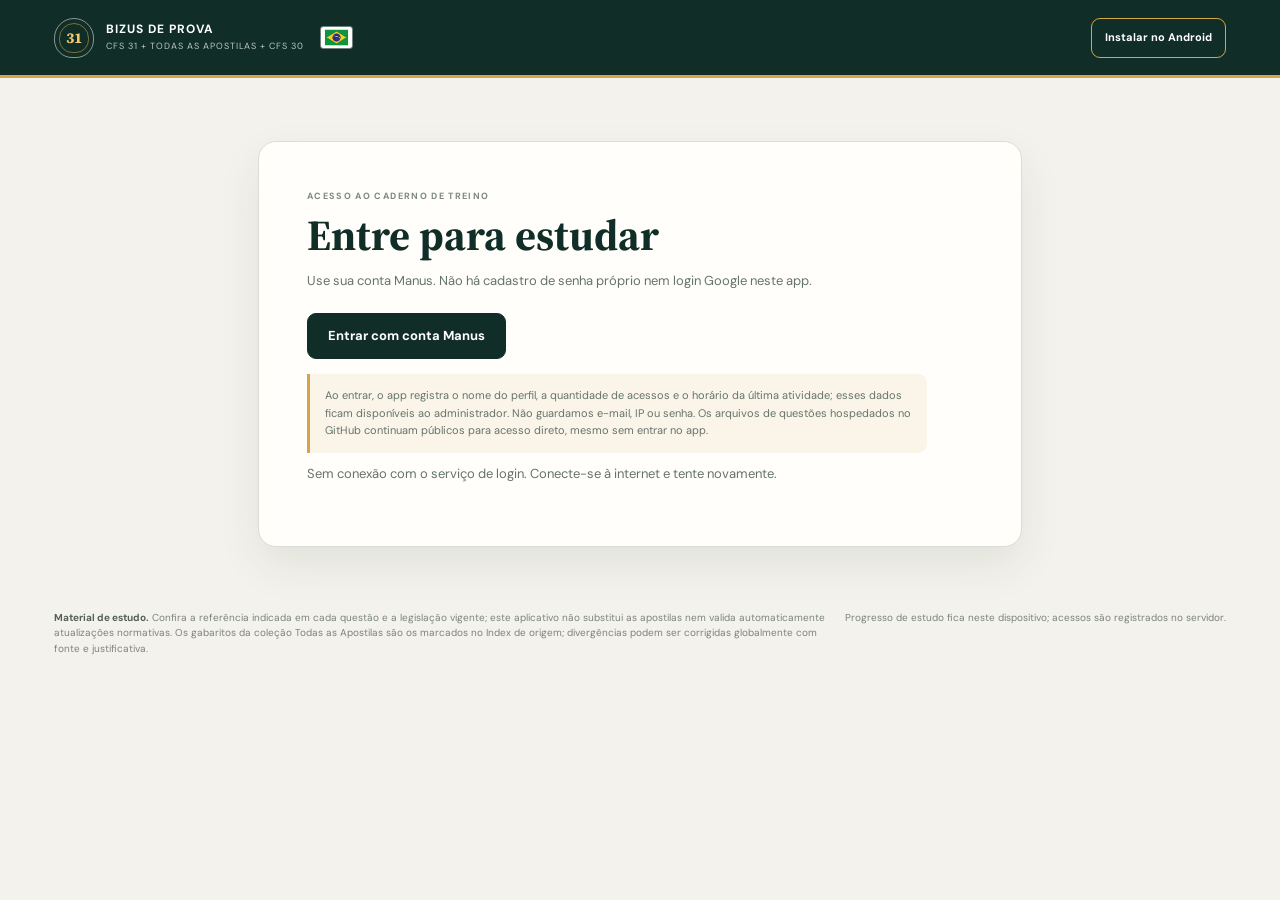
<file: index.html>
<!doctype html>
<html lang="pt-BR">
<head>
  <meta charset="utf-8">
  <meta name="viewport" content="width=device-width, initial-scale=1">
  <meta name="theme-color" content="#102d27">
  <meta name="application-name" content="Questões Manus — CFS 31">
  <meta name="mobile-web-app-capable" content="yes">
  <meta name="description" content="Banco interativo com questões do CFS 31, do Index Todas as Apostilas e provas anteriores do CFS 30.">
  <title>Banco de Questões — CFS 31 + Todas as Apostilas + CFS 30</title>
  <link rel="manifest" href="manifest.webmanifest">
  <link rel="apple-touch-icon" href="assets/icon-192.png">
  <link rel="icon" type="image/svg+xml" href="assets/cfs31-icon.svg">
  <link rel="icon" type="image/jpeg" href="assets/brazil-flag.jpg">
  <link rel="stylesheet" href="styles.css">
  <script defer src="auth-client.js"></script>
  <script defer src="answer-key-client.js"></script>
  <script defer src="question-collaboration.js"></script>
  <script defer src="access-client.js"></script>
  <script defer src="app.js"></script>
</head>
<body>
  <header class="topbar">
    <a class="brand" href="#inicio" aria-label="Banco de Questões CFS 31, início">
      <span class="brand-mark"><span>31</span></span>
      <span class="brand-name"><strong>BIZUS DE PROVA</strong><small>CFS 31 + TODAS AS APOSTILAS + CFS 30</small></span>
      <img class="flag" src="assets/brazil-flag.jpg" alt="" width="33" height="23">
    </a>
    <nav class="main-nav" id="main-navigation" aria-label="Navegação principal" hidden>
      <button class="nav-tab is-active" type="button" aria-current="page" data-view="practice">Praticar</button>
      <button class="nav-tab" type="button" data-view="simulado">Simulado</button>
      <button class="nav-tab" type="button" data-view="bank">Banco</button>
      <button class="nav-tab" type="button" data-view="reader">Leitura</button>
      <button class="nav-tab" type="button" data-view="progress">Meu progresso</button>
    </nav>
    <button class="install-app-button" id="install-app" type="button">Instalar no Android</button>
    <div class="account-controls" id="account-controls" hidden>
      <span class="signed-user-name" id="signed-user-name"></span>
      <span class="active-access-count" id="active-access-count" aria-live="polite">Ativos: —</span>
      <button class="button account-button" id="admin-access-open" type="button">ADM</button>
      <button class="button account-button" id="sign-out" type="button">Sair</button>
    </div>
  </header>

  <section id="login-screen" class="login-screen" aria-labelledby="login-title">
    <div class="login-card">
      <p class="eyebrow-dark">ACESSO AO CADERNO DE TREINO</p>
      <h1 id="login-title">Entre para estudar</h1>
      <p>Use sua conta Manus. Não há cadastro de senha próprio nem login Google neste app.</p>
      <button class="button primary login-button" id="manus-login" type="button">Entrar com conta Manus</button>
      <p class="login-privacy">Ao entrar, o app registra o nome do perfil, a quantidade de acessos e o horário da última atividade; esses dados ficam disponíveis ao administrador. Não guardamos e-mail, IP ou senha. Os arquivos de questões hospedados no GitHub continuam públicos para acesso direto, mesmo sem entrar no app.</p>
      <p id="auth-status" class="dialog-status" role="status" aria-live="polite"></p>
    </div>
  </section>

  <main id="inicio" class="page-shell" hidden>
    <p id="auth-offline-notice" class="offline-login-notice" role="status" aria-live="polite" hidden></p>
    <section class="hero" aria-labelledby="hero-title">
      <div class="hero-copy">
        <p class="eyebrow"><span class="eyebrow-line"></span> CADERNO DE TREINO · CFS 31 + TODAS AS APOSTILAS + CFS 30</p>
        <h1 id="hero-title">Estude. <em>Responda.</em><br>Avance com confiança.</h1>
        <p>Questões do CFS 31, do Index Todas as Apostilas e de provas anteriores do CFS 30, com prática, simulados e acompanhamento privado do seu progresso.</p>
      </div>
      <div class="hero-score" aria-label="Quantidade de questões e disciplinas">
        <div class="hero-score-ring"><span id="hero-total">—</span><small>questões</small></div>
        <div class="hero-subjects"><strong id="hero-subjects">—</strong><span>disciplinas</span></div>
      </div>
      <div class="hero-index" aria-hidden="true">CFS<br><b>31</b></div>
    </section>

    <section class="quick-stats" aria-label="Resumo do seu progresso">
      <div class="quick-stat"><span class="stat-mark stat-mark-dark"></span><div><strong id="stat-attempted">0</strong><small>tentativas</small></div></div>
      <div class="quick-stat"><span class="stat-mark stat-mark-amber"></span><div><strong id="stat-accuracy">—</strong><small>aproveitamento</small></div></div>
      <div class="quick-stat"><span class="stat-mark stat-mark-outline"></span><div><strong id="stat-favorites">0</strong><small>favoritas</small></div></div>
      <div class="quick-stat"><span class="quick-note">Seu progresso fica salvo somente neste navegador.</span></div>
    </section>

    <div class="workspace">
      <section class="content-panel" aria-label="Área de estudo">
        <div class="content-toolbar">
          <div class="search-box">
            <span class="search-icon" aria-hidden="true">⌕</span>
            <label class="visually-hidden" for="question-search">Buscar questão, assunto ou alternativa</label>
            <input id="question-search" type="search" autocomplete="off" placeholder="Buscar questão, assunto ou alternativa…">
            <kbd>/</kbd>
          </div>
          <details class="filter-control" id="filter-control">
            <summary class="filter-trigger" id="filter-trigger" aria-controls="filter-popover">
              <span aria-hidden="true">☷</span><span>Filtros</span><span class="active-filter-count" id="active-filter-count" hidden></span>
            </summary>
            <div class="filter-popover" id="filter-popover">
              <p class="filter-popover-title">Refinar questões</p>
              <label class="field-label" for="collection-filter">Coleção</label>
              <select id="collection-filter" class="select-control"><option value="all">Todas as coleções</option></select>
              <label class="field-label" for="discipline-filter">Disciplina</label>
              <select id="discipline-filter" class="select-control"><option value="all">Todas as disciplinas</option></select>
              <label class="field-label topic-filter-label" for="topic-filter">Assunto</label>
              <select id="topic-filter" class="select-control"><option value="all">Todos os assuntos</option></select>
              <label class="field-label topic-filter-label" for="bank-status-filter">Situação no Banco</label>
              <select id="bank-status-filter" class="select-control">
                <option value="active">Ativas e pendentes</option>
                <option value="pending">Aguardando gabarito</option>
                <option value="archived">Arquivadas</option>
                <option value="all">Todas</option>
              </select>
              <button class="filter-clear" id="clear-filters" type="button">Limpar filtros</button>
            </div>
          </details>
          <div class="result-count" id="result-count">Carregando o banco…</div>
        </div>
        <div id="load-status" class="load-status" role="status" aria-live="polite">Preparando as questões…</div>
        <p id="global-key-status" class="sync-status" role="status" aria-live="polite">Sincronizando gabaritos globais…</p>
        <p id="question-sync-status" class="sync-status" role="status" aria-live="polite">Sincronizando edições globais…</p>
        <div id="app-view" class="app-view" aria-live="polite"></div>
      </section>
    </div>
  </main>

  <dialog id="key-correction-dialog" class="app-dialog" aria-labelledby="key-correction-title">
    <form id="key-correction-form">
      <p class="eyebrow-dark">CORREÇÃO COMPARTILHADA</p>
      <h2 id="key-correction-title">Alterar gabarito desta questão</h2>
      <p id="key-correction-question" class="dialog-question"></p>
      <p id="key-correction-current" class="dialog-current-key"></p>
      <fieldset class="correction-fieldset">
        <legend>Qual alternativa deve ser considerada correta?</legend>
        <div id="correction-options" class="correction-option-list"></div>
      </fieldset>
      <label class="field-label" for="correction-source">Fonte (apostila e página, norma ou URL)</label>
      <input id="correction-source" class="dialog-input" type="text" maxlength="1200" autocomplete="off" required>
      <label class="field-label" for="correction-rationale">Justificativa</label>
      <textarea id="correction-rationale" class="dialog-input" rows="4" maxlength="2000" required></textarea>
      <p class="correction-warning">Ao confirmar, esta alteração será aplicada a todos os participantes e poderá mudar a correção de respostas futuras. A fonte, a justificativa e o histórico ficarão visíveis para a turma.</p>
      <p id="correction-status" class="dialog-status" role="status" aria-live="polite"></p>
      <div class="dialog-actions">
        <button class="button" id="cancel-key-correction" type="button">Cancelar</button>
        <button class="button primary" id="submit-key-correction" type="submit">Publicar correção para todos</button>
      </div>
    </form>
    <details class="key-history-details">
      <summary>Histórico de alterações desta questão</summary>
      <div id="key-history-list" class="key-history-list"></div>
    </details>
  </dialog>

  <dialog id="question-edit-dialog" class="app-dialog question-edit-dialog" aria-labelledby="question-edit-title">
    <form id="question-edit-form">
      <p class="eyebrow-dark">EDIÇÃO COMPARTILHADA</p>
      <h2 id="question-edit-title">Editar questão</h2>
      <p id="edit-question-id" class="dialog-current-key"></p>
      <label class="field-label" for="edit-question-prompt">Enunciado</label>
      <textarea id="edit-question-prompt" class="dialog-input" rows="5" maxlength="5000" required></textarea>
      <fieldset class="correction-fieldset">
        <legend>Alternativas da questão (a quantidade original será preservada)</legend>
        <div id="edit-question-options" class="edit-alternative-list"></div>
      </fieldset>
      <label class="field-label" for="edit-question-resolution">Resolução (opcional)</label>
      <textarea id="edit-question-resolution" class="dialog-input" rows="3" maxlength="5000"></textarea>
      <label class="field-label" for="edit-question-reference">Referência bibliográfica (opcional)</label>
      <input id="edit-question-reference" class="dialog-input" type="text" maxlength="1200">
      <label class="field-label" for="edit-question-source-url">URL da referência (opcional)</label>
      <input id="edit-question-source-url" class="dialog-input" type="url" maxlength="2048" placeholder="https://…">
      <label class="field-label" for="edit-question-source">Fonte que fundamenta a edição</label>
      <input id="edit-question-source" class="dialog-input" type="text" maxlength="1200" required>
      <label class="field-label" for="edit-question-rationale">Justificativa da edição</label>
      <textarea id="edit-question-rationale" class="dialog-input" rows="3" maxlength="2000" required></textarea>
      <p class="correction-warning">A publicação modifica o conteúdo para todos os participantes. A versão anterior, a fonte e a justificativa ficam no histórico; o gabarito vigente é mantido pelo seu controle próprio.</p>
      <p id="edit-question-status" class="dialog-status" role="status" aria-live="polite"></p>
      <div class="dialog-actions">
        <button class="button" id="cancel-question-edit" type="button">Cancelar</button>
        <button class="button primary" id="save-question-edit" type="submit">Aplicar edição para todos</button>
      </div>
    </form>
    <details class="key-history-details"><summary>Histórico de edições e arquivamentos</summary><div id="question-edit-history" class="key-history-list"></div></details>
  </dialog>

  <dialog id="question-status-dialog" class="app-dialog" aria-labelledby="question-status-title">
    <form id="question-status-form">
      <p class="eyebrow-dark">ALTERAÇÃO PARA TODA A TURMA</p>
      <h2 id="question-status-title">Arquivar questão</h2>
      <p id="question-status-prompt" class="dialog-question"></p>
      <p id="question-status-warning" class="correction-warning"></p>
      <label class="field-label" for="question-status-source">Fonte</label>
      <input id="question-status-source" class="dialog-input" type="text" maxlength="1200" required>
      <label class="field-label" for="question-status-rationale">Justificativa</label>
      <textarea id="question-status-rationale" class="dialog-input" rows="3" maxlength="2000" required></textarea>
      <p id="question-status-message" class="dialog-status" role="status" aria-live="polite"></p>
      <div class="dialog-actions">
        <button class="button" id="cancel-question-status" type="button">Cancelar</button>
        <button class="button primary" id="submit-question-status" type="submit">Confirmar alteração global</button>
      </div>
    </form>
  </dialog>

  <dialog id="install-help-dialog" class="app-dialog install-help-dialog" aria-labelledby="install-help-title">
    <div>
      <p class="eyebrow-dark">ACESSO NO CELULAR</p>
      <h2 id="install-help-title">Instalar no Android</h2>
      <p>No Chrome, abra o menu <strong>⋮</strong> e escolha <strong>Instalar app</strong> ou <strong>Adicionar à tela inicial</strong>. Depois, abra o ícone do CFS 31 para estudar em tela cheia; as questões carregadas continuam disponíveis sem conexão.</p>
      <div class="dialog-actions"><button class="button primary" id="close-install-help" type="button">Entendi</button></div>
    </div>
  </dialog>

  <dialog id="admin-access-dialog" class="app-dialog admin-access-dialog" aria-labelledby="admin-access-title">
    <form id="admin-access-form">
      <p class="eyebrow-dark">RELATÓRIO RESTRITO</p>
      <h2 id="admin-access-title">Acessos do aplicativo</h2>
      <label class="field-label" for="admin-access-pin">PIN do administrador</label>
      <input id="admin-access-pin" class="dialog-input" type="password" inputmode="numeric" pattern="[0-9]{6}" minlength="6" maxlength="6" autocomplete="off" required>
      <p id="admin-access-status" class="dialog-status" role="status" aria-live="polite"></p>
      <div class="dialog-actions">
        <button class="button" id="admin-access-close" type="button">Fechar</button>
        <button class="button primary" id="admin-access-submit" type="submit">Consultar relatório</button>
      </div>
      <section id="admin-access-report" class="admin-access-report" hidden>
        <div class="metric-grid">
          <article class="metric-card"><small>Acessos registrados</small><strong id="access-report-total">0</strong></article>
          <article class="metric-card"><small>Participantes ativos (5 min)</small><strong id="access-report-active">0</strong></article>
        </div>
        <p id="access-report-empty" class="empty-state" hidden>Nenhum acesso foi registrado.</p>
        <div class="access-table-wrap">
          <table class="access-table">
            <thead><tr><th>Nome</th><th>Acessos</th><th>Status</th><th>Último login</th><th>Última atividade</th></tr></thead>
            <tbody id="access-report-users"></tbody>
          </table>
        </div>
        <p id="access-report-page" class="empty-state" aria-live="polite"></p>
        <button class="button" id="access-report-load-more" type="button" hidden>Carregar mais participantes</button>
      </section>
    </form>
  </dialog>

  <footer class="site-footer">
    <p><strong>Material de estudo.</strong> Confira a referência indicada em cada questão e a legislação vigente; este aplicativo não substitui as apostilas nem valida automaticamente atualizações normativas. Os gabaritos da coleção Todas as Apostilas são os marcados no Index de origem; divergências podem ser corrigidas globalmente com fonte e justificativa.</p>
    <span>Progresso de estudo fica neste dispositivo; acessos são registrados no servidor.</span>
  </footer>
</body>
</html>
</file>
<file: styles.css>
@import url('https://fonts.googleapis.com/css2?family=DM+Sans:wght@400;500;600;700&family=Source+Serif+4:wght@500;600;700&display=swap');
:root{--forest:#102d27;--forest-2:#1d443b;--paper:#f4f2ec;--white:#fffefa;--ink:#18231f;--muted:#65736d;--line:#d9ded7;--line-dark:#aeb9b1;--amber:#d5a646;--amber-soft:#f6edda;--green:#267352;--green-soft:#e4f2e8;--red:#a4493c;--red-soft:#f9eae6;--shadow:0 18px 44px rgba(16,45,39,.08);--radius:18px;--sans:'DM Sans',system-ui,-apple-system,'Segoe UI',sans-serif;--serif:'Source Serif 4',Georgia,serif}
*{box-sizing:border-box}html{scroll-behavior:smooth}body{margin:0;background:var(--paper);color:var(--ink);font-family:var(--sans);font-size:15px;line-height:1.55}button,input,select{font:inherit}button{color:inherit}.topbar{height:78px;padding:0 clamp(18px,4.2vw,64px);background:var(--forest);color:#fff;display:flex;align-items:center;justify-content:space-between;gap:28px;border-bottom:3px solid var(--amber)}.brand{display:flex;align-items:center;gap:12px;color:inherit;text-decoration:none;min-width:max-content}.brand-mark{width:40px;height:40px;border:1px solid rgba(255,255,255,.5);border-radius:50% 50% 45% 45%;display:grid;place-items:center;position:relative;color:#f2cc72;font-family:var(--serif);font-weight:700;font-size:15px}.brand-mark:after{content:"";position:absolute;inset:4px;border:1px solid rgba(213,166,70,.55);border-radius:50% 50% 44% 44%}.brand-name{display:grid;line-height:1.15;letter-spacing:.07em}.brand-name strong{font-size:12px}.brand-name small{font-size:9px;color:#b9c9c2;letter-spacing:.11em;margin-top:4px}.flag{object-fit:cover;border:1px solid rgba(255,255,255,.4);border-radius:3px;margin-left:4px}.main-nav{display:flex;align-items:center;gap:6px}.nav-tab{border:0;background:transparent;color:#c7d3cd;padding:10px 14px;border-radius:9px;font-size:13px;cursor:pointer;transition:background .16s,color .16s}.nav-tab:hover,.nav-tab.is-active{background:#254a40;color:#fff}.nav-tab.is-active{box-shadow:inset 0 -2px var(--amber)}.page-shell{max-width:1440px;margin:auto;padding:34px clamp(18px,4.2vw,64px) 64px}.hero{position:relative;overflow:hidden;min-height:250px;padding:34px clamp(24px,4vw,54px);border-radius:var(--radius);background:var(--forest);color:#fff;display:flex;align-items:center;justify-content:space-between;gap:30px;box-shadow:var(--shadow)}.hero:before{content:"";position:absolute;width:360px;height:360px;border:1px solid rgba(213,166,70,.18);border-radius:50%;right:13%;top:-205px;box-shadow:0 0 0 24px rgba(213,166,70,.035),0 0 0 48px rgba(213,166,70,.025)}.hero-copy,.hero-score{position:relative;z-index:1}.eyebrow,.side-kicker{font-size:10px;letter-spacing:.16em;font-weight:700}.eyebrow{display:flex;align-items:center;gap:9px;color:#cfdbc9;margin:0 0 12px}.eyebrow-line{display:inline-block;width:22px;height:2px;background:var(--amber)}h1,h2,h3,p{margin-top:0}.hero h1{font-family:var(--serif);font-size:clamp(30px,4vw,48px);line-height:1.08;letter-spacing:-.025em;margin:0 0 12px;font-weight:600}.hero h1 em{color:#f0c76d;font-style:normal}.hero-copy>p:last-child{color:#c2d0c8;margin:0;max-width:590px}.hero-score{display:flex;align-items:center;gap:20px;margin-right:35px}.hero-score-ring{width:106px;height:106px;border:1px solid rgba(240,199,109,.55);border-radius:50%;display:flex;flex-direction:column;align-items:center;justify-content:center;box-shadow:inset 0 0 0 6px rgba(240,199,109,.05)}.hero-score-ring span{font-family:var(--serif);font-size:31px;line-height:1;color:#f0c76d}.hero-score-ring small{font-size:10px;color:#ced8d2;margin-top:5px}.hero-subjects{display:grid}.hero-subjects strong{font-family:var(--serif);font-size:26px;color:#fff}.hero-subjects span{font-size:11px;color:#bfcdc5}.hero-index{position:absolute;right:35px;bottom:-27px;font-family:var(--serif);font-size:15px;line-height:.9;letter-spacing:.08em;color:rgba(255,255,255,.055);font-weight:700;text-align:center}.hero-index b{font-size:90px}.quick-stats{margin:16px 0 25px;padding:15px 20px;background:var(--white);border:1px solid var(--line);border-radius:14px;display:flex;align-items:center;gap:clamp(18px,4vw,58px);box-shadow:0 6px 24px rgba(16,45,39,.035)}.quick-stat{display:flex;align-items:center;gap:10px;min-width:100px}.stat-mark{width:8px;height:31px;border-radius:4px;background:var(--forest)}.stat-mark-amber{background:var(--amber)}.stat-mark-outline{background:transparent;border:1px solid var(--line-dark)}.quick-stat div{display:grid;line-height:1.1}.quick-stat strong{font-size:17px}.quick-stat small{font-size:10px;color:var(--muted);margin-top:4px}.quick-note{font-size:11px;color:var(--muted)}.quick-stat:last-child{margin-left:auto}.workspace{display:grid;grid-template-columns:255px minmax(0,1fr);gap:22px;align-items:start}.side-panel,.content-panel{background:var(--white);border:1px solid var(--line);border-radius:var(--radius);box-shadow:0 8px 28px rgba(16,45,39,.035)}.side-panel{padding:22px 18px;position:sticky;top:18px}.side-heading{display:flex;align-items:center;justify-content:space-between;margin-bottom:15px}.side-kicker{color:var(--forest-2)}.side-count{font-size:10px;color:var(--muted);background:#f0f2ed;padding:3px 7px;border-radius:20px}.field-label{display:block;font-size:11px;font-weight:600;color:#47554e;margin-bottom:7px}.select-control{width:100%;background:#fff;border:1px solid var(--line-dark);border-radius:9px;padding:10px 34px 10px 11px;color:var(--ink);font-size:12px;outline:none}.select-control:focus,.search-box:focus-within{border-color:var(--forest-2);box-shadow:0 0 0 3px rgba(38,115,82,.1)}.side-divider{height:1px;background:var(--line);margin:21px 0}.discipline-list{display:grid;gap:3px}.discipline-item{display:flex;align-items:center;justify-content:space-between;width:100%;padding:8px 9px;border:0;border-radius:8px;background:transparent;text-align:left;color:#52615a;font-size:11px;cursor:pointer;transition:background .14s,color .14s}.discipline-item:hover,.discipline-item.is-selected{background:#edf3ee;color:var(--forest);font-weight:700}.discipline-item span:first-child{max-width:178px}.discipline-item span:last-child{color:#829087;font-size:10px}.side-footer{border-top:1px solid var(--line);margin-top:20px;padding-top:14px;color:#7b8780;font-size:10px;display:flex;align-items:center;gap:7px}.side-footer-dot{width:6px;height:6px;border-radius:50%;background:var(--green)}.content-panel{padding:22px;min-height:570px}.content-toolbar{display:flex;align-items:center;justify-content:space-between;gap:18px;margin-bottom:19px}.search-box{width:min(560px,100%);height:43px;display:flex;align-items:center;gap:9px;padding:0 11px;border:1px solid var(--line);border-radius:10px;background:#fff;transition:box-shadow .16s,border .16s}.search-icon{font-size:22px;line-height:1;color:#77847c;transform:rotate(-15deg)}.search-box input{flex:1;min-width:0;border:0;outline:0;background:transparent;color:var(--ink);font-size:12px}.search-box input::placeholder{color:#96a098}.search-box kbd{font:10px var(--sans);color:#7c877f;background:#f1f2ed;border:1px solid #e0e3dd;border-radius:4px;padding:2px 5px}.result-count{font-size:11px;color:var(--muted);white-space:nowrap}.load-status{font-size:12px;color:var(--muted);padding:18px 0}.load-status:empty{display:none}.app-view{min-height:450px}.page-heading{display:flex;align-items:flex-end;justify-content:space-between;gap:15px;margin:1px 0 18px}.page-heading h2{font-family:var(--serif);font-weight:600;font-size:25px;margin:0 0 3px;color:var(--forest)}.page-heading p{margin:0;color:var(--muted);font-size:12px}.eyebrow-dark{font-size:9px;letter-spacing:.15em;font-weight:700;color:#7b897f;margin:0 0 7px}.question-card{border:1px solid var(--line);border-radius:15px;overflow:hidden;background:#fff}.question-top{padding:17px 20px;border-bottom:1px solid var(--line);display:flex;align-items:center;justify-content:space-between;gap:12px;background:#fbfaf6}.question-meta{display:flex;align-items:center;gap:8px;flex-wrap:wrap}.pill{font-size:10px;font-weight:600;padding:4px 8px;border-radius:30px;background:#edf3ee;color:var(--forest-2)}.pill.topic{background:#f4f1e7;color:#75602d}.question-id{font-size:10px;color:#849087;font-variant-numeric:tabular-nums}.favorite-button{width:34px;height:34px;border:1px solid var(--line);border-radius:50%;background:#fff;color:#8e8061;font-size:18px;cursor:pointer}.favorite-button.is-favorite{color:#bd8c25;border-color:#d9bb78;background:#fff9e8}.question-body{padding:23px 22px 18px}.question-text{font-family:var(--serif);font-size:21px;line-height:1.45;color:#1f3029;margin:0 0 21px}.options-list{display:grid;gap:9px}.option-button{width:100%;display:flex;gap:12px;align-items:flex-start;text-align:left;padding:12px 14px;border:1px solid var(--line);border-radius:10px;background:#fff;cursor:pointer;font-size:13px;line-height:1.5;transition:border .14s,background .14s,transform .14s}.option-button:hover:not(:disabled){border-color:#8ca99b;background:#fbfdfb;transform:translateY(-1px)}.option-letter{flex:none;width:24px;height:24px;border-radius:50%;display:grid;place-items:center;background:#f0f2ed;color:#5d6c64;font-size:10px;font-weight:700}.option-button.is-correct{border-color:#6ca883;background:var(--green-soft)}.option-button.is-correct .option-letter{background:var(--green);color:#fff}.option-button.is-wrong{border-color:#d59587;background:var(--red-soft)}.option-button.is-wrong .option-letter{background:var(--red);color:#fff}.option-button:disabled{cursor:default;color:var(--ink)}.feedback{margin-top:16px;padding:15px 16px;border-radius:10px;border-left:3px solid var(--green);background:var(--green-soft)}.feedback.is-wrong{border-left-color:var(--red);background:var(--red-soft)}.feedback-title{font-size:12px;font-weight:700;margin:0 0 7px}.feedback-copy{font-size:12px;color:#3e4d45;margin:0;white-space:normal}.explanation{margin-top:12px;padding-top:11px;border-top:1px solid rgba(16,45,39,.13)}.explanation h3{font-size:10px;letter-spacing:.09em;text-transform:uppercase;color:#506257;margin:0 0 5px}.explanation p{font-size:12px;color:#435149;margin:0 0 9px;line-height:1.6}.explanation p:last-child{margin-bottom:0}.explanation mark{background:#f4dda3;color:inherit;padding:0 2px;border-radius:2px}.question-actions{display:flex;align-items:center;justify-content:space-between;gap:10px;margin-top:17px}.button-row{display:flex;gap:8px;align-items:center}.button{border:1px solid var(--line-dark);border-radius:9px;background:#fff;color:var(--forest);padding:9px 13px;font-size:11px;font-weight:700;cursor:pointer;transition:transform .14s,background .14s,border .14s}.button:hover{background:#f3f6f2;border-color:#82998e;transform:translateY(-1px)}.button.primary{background:var(--forest);color:#fff;border-color:var(--forest)}.button.primary:hover{background:var(--forest-2)}.button.amber{background:var(--amber-soft);border-color:#ead7aa;color:#70561d}.button:disabled{opacity:.45;cursor:not-allowed;transform:none}.progress-track{height:6px;border-radius:9px;background:#e8ebe5;overflow:hidden;margin:0 0 13px}.progress-fill{height:100%;background:var(--amber);border-radius:9px;transition:width .2s}.practice-caption{display:flex;align-items:center;justify-content:space-between;font-size:10px;color:#78857c;margin:0 0 7px}.empty-state{padding:35px 20px;text-align:center;border:1px dashed var(--line-dark);border-radius:14px;color:var(--muted);background:#fcfbf7}.empty-state strong{display:block;font-family:var(--serif);font-size:20px;color:var(--forest);margin-bottom:5px}.config-card{padding:21px;border:1px solid var(--line);border-radius:14px;background:#fcfbf7;max-width:620px}.config-grid{display:grid;grid-template-columns:1fr 1fr;gap:15px;margin:17px 0}.config-field label{display:block;font-size:10px;font-weight:700;color:#4e5c54;margin-bottom:6px}.config-field select{width:100%;border:1px solid var(--line-dark);border-radius:8px;background:#fff;padding:10px;font-size:12px}.check-line{display:flex;align-items:flex-start;gap:9px;color:#536057;font-size:12px;margin:13px 0 18px}.check-line input{margin-top:3px;accent-color:var(--forest)}.simulation-progress{margin-bottom:14px;padding:11px 14px;border-radius:10px;background:#f4f5f0;display:flex;justify-content:space-between;font-size:11px;color:#59675f}.bank-list{display:grid;gap:10px}.bank-entry{border:1px solid var(--line);border-radius:12px;background:#fff;overflow:hidden}.bank-summary{display:flex;align-items:flex-start;gap:13px;padding:15px;cursor:pointer;list-style:none}.bank-summary::-webkit-details-marker{display:none}.bank-summary:before{content:"+";color:#a18442;font-weight:700;font-size:18px;line-height:1}.bank-entry[open] .bank-summary:before{content:"−"}.bank-summary-main{flex:1;min-width:0}.bank-meta{display:flex;gap:7px;flex-wrap:wrap;margin-bottom:6px}.bank-question{font-family:var(--serif);font-size:15px;line-height:1.4;color:#273a32;margin:0}.bank-detail{padding:0 15px 16px 43px}.bank-detail .options-list{gap:6px}.bank-detail .option-button{font-size:11px;padding:9px 10px}.bank-detail .option-letter{width:20px;height:20px}.bank-detail .explanation{padding:12px;background:#faf9f4;border-radius:8px;border:1px solid #eeece3}.bank-tools{display:flex;gap:7px;align-items:center}.pagination{display:flex;align-items:center;justify-content:center;gap:7px;margin:17px 0 3px}.pagination span{font-size:11px;color:var(--muted);padding:0 5px}.metric-grid{display:grid;grid-template-columns:repeat(3,1fr);gap:11px;margin-bottom:18px}.metric-card{padding:15px;border:1px solid var(--line);border-radius:12px;background:#fbfaf6}.metric-card small{display:block;font-size:10px;color:var(--muted);margin-bottom:5px}.metric-card strong{font-family:var(--serif);font-size:28px;color:var(--forest)}.progress-panel{padding:18px;border:1px solid var(--line);border-radius:13px;background:#fff;margin-bottom:16px}.progress-panel h3{font-family:var(--serif);font-size:18px;margin:0 0 13px;color:var(--forest)}.subject-progress{display:grid;gap:11px}.subject-progress-row{display:grid;grid-template-columns:minmax(120px,220px) 1fr 70px;align-items:center;gap:12px;font-size:11px}.subject-progress-row strong{font-weight:600;overflow:hidden;text-overflow:ellipsis;white-space:nowrap}.subject-progress-row .progress-track{margin:0;height:7px}.subject-progress-row span:last-child{text-align:right;color:var(--muted);font-size:10px}.favorite-list{display:grid;gap:8px}.favorite-row{display:flex;align-items:center;justify-content:space-between;gap:10px;padding:11px 12px;background:#fbfaf6;border-radius:9px;border:1px solid var(--line)}.favorite-row p{font-family:var(--serif);font-size:13px;margin:0;flex:1}.favorite-row small{display:block;color:var(--muted);font:10px var(--sans);margin-bottom:3px}.site-footer{max-width:1440px;margin:0 auto;padding:0 clamp(18px,4.2vw,64px) 26px;display:flex;justify-content:space-between;gap:20px;color:#79847c;font-size:10px}.site-footer p{max-width:800px;margin:0}.site-footer strong{color:#526057}.site-footer span{white-space:nowrap}.visually-hidden{position:absolute;width:1px;height:1px;padding:0;margin:-1px;overflow:hidden;clip:rect(0,0,0,0);white-space:nowrap;border:0}.sr-only{position:absolute;width:1px;height:1px;padding:0;margin:-1px;overflow:hidden;clip:rect(0,0,0,0);white-space:nowrap;border:0}
@media(max-width:940px){.topbar{height:auto;min-height:74px;flex-wrap:wrap;padding:13px 20px;gap:12px}.main-nav{width:100%;overflow:auto}.nav-tab{white-space:nowrap;flex:1;padding:9px 8px}.workspace{grid-template-columns:215px minmax(0,1fr);gap:14px}.side-panel{padding:18px 13px}.content-panel{padding:17px}.hero-score{margin-right:0}.hero-index{right:14px}.quick-stats{gap:22px}.quick-stat:last-child{display:none}}
@media(max-width:680px){body{font-size:14px}.topbar{padding:12px 14px}.brand-mark{width:35px;height:35px}.brand-name strong{font-size:11px}.main-nav{gap:3px}.nav-tab{font-size:11px;padding:9px 7px}.page-shell{padding:18px 13px 35px}.hero{min-height:230px;padding:25px 20px;align-items:flex-start;flex-direction:column;gap:20px}.hero h1{font-size:34px}.hero-copy>p:last-child{font-size:12px;max-width:370px}.hero-score{gap:12px}.hero-score-ring{width:76px;height:76px}.hero-score-ring span{font-size:24px}.hero-index{right:16px;bottom:-20px}.hero-index b{font-size:73px}.quick-stats{padding:12px 10px;justify-content:space-between;gap:7px;margin:12px 0 15px}.quick-stat{min-width:0;gap:6px}.stat-mark{height:26px;width:5px}.quick-stat strong{font-size:14px}.quick-stat small{font-size:9px}.workspace{display:flex;flex-direction:column;gap:13px}.side-panel{position:static;width:100%;padding:14px;border-radius:13px}.side-heading{margin-bottom:10px}.side-divider{margin:12px 0}.discipline-list{display:flex;overflow-x:auto;gap:5px;padding:2px 0 7px}.discipline-item{flex:none;width:auto;max-width:230px;padding:7px 9px;border:1px solid var(--line);font-size:10px}.discipline-item span:first-child{max-width:165px}.discipline-item span:last-child{margin-left:7px}.side-footer{margin-top:8px;padding-top:9px}.content-panel{width:100%;padding:14px;border-radius:13px;min-height:500px}.content-toolbar{display:grid;gap:7px;margin-bottom:12px}.search-box{width:100%;height:42px}.result-count{font-size:10px}.app-view{min-height:420px}.page-heading{align-items:flex-start;flex-direction:column;margin-bottom:13px}.page-heading h2{font-size:23px}.question-top{padding:12px}.question-body{padding:17px 13px}.question-text{font-size:18px}.option-button{font-size:12px;padding:10px}.question-actions{align-items:flex-start;flex-direction:column}.question-actions>.button-row{width:100%;justify-content:space-between}.question-actions>.button{align-self:stretch}.config-grid{grid-template-columns:1fr}.metric-grid{gap:7px}.metric-card{padding:10px}.metric-card strong{font-size:23px}.metric-card small{font-size:9px}.subject-progress-row{grid-template-columns:minmax(90px,130px) 1fr 58px;gap:7px;font-size:10px}.bank-summary{padding:12px}.bank-question{font-size:14px}.bank-detail{padding:0 12px 13px}.site-footer{padding:0 15px 20px;display:grid;gap:8px;font-size:9px}.site-footer span{white-space:normal}}
@media(prefers-reduced-motion:reduce){*,*::before,*::after{scroll-behavior:auto!important;transition:none!important;animation:none!important}}

/* Respostas acessíveis: texto além da cor e estado neutro no simulado. */
.topic-filter-label{margin-top:12px}
.option-status{margin-left:auto;flex:none;font:700 10px/1.2 var(--sans);letter-spacing:.02em;color:var(--green-800,#17463b);text-align:right}
.option-button.is-selected{border-color:#9a874e;background:#f8f2df}
.option-button.is-selected .option-letter{background:#806a34;color:#fff}
@media(max-width:680px){.option-status{font-size:9px}}

/* Atualização: barra de filtros compacta e resposta por confirmação explícita. */
.workspace{grid-template-columns:minmax(0,1fr)}
.content-toolbar{display:grid;grid-template-columns:minmax(0,1fr) auto auto;grid-template-areas:"search filter count";align-items:center;gap:12px;position:relative}
.search-box{grid-area:search;width:100%;max-width:none}
.filter-control{grid-area:filter;position:relative;z-index:12}
.filter-trigger{display:flex;align-items:center;justify-content:center;gap:7px;min-height:42px;padding:0 13px;border:1px solid var(--line-dark);border-radius:10px;background:#fff;color:var(--forest);font-size:12px;font-weight:700;cursor:pointer;list-style:none;white-space:nowrap}
.filter-trigger::-webkit-details-marker{display:none}
.filter-trigger:hover,.filter-control[open] .filter-trigger{border-color:var(--forest-2);background:#f4f7f3}
.filter-trigger:focus-visible,.filter-clear:focus-visible,.bank-answer-actions .button:focus-visible,.answer-submit-row .button:focus-visible{outline:3px solid rgba(38,115,82,.3);outline-offset:2px}
.active-filter-count{display:inline-grid;place-items:center;min-width:19px;height:19px;padding:0 5px;border-radius:20px;background:var(--amber);color:#18231f;font-size:10px}
.filter-popover{display:none;position:absolute;top:calc(100% + 8px);right:0;width:min(330px,calc(100vw - 36px));padding:17px;border:1px solid var(--line);border-radius:13px;background:var(--white);box-shadow:0 18px 42px rgba(16,45,39,.17)}
.filter-control[open] .filter-popover{display:grid;gap:8px}
.filter-popover-title{margin:0 0 3px;font-family:var(--serif);font-size:17px;font-weight:600;color:var(--forest)}
.filter-popover .field-label{margin:3px 0 0}
.filter-popover .select-control{font-size:13px}
.filter-clear{justify-self:start;padding:7px 0;border:0;background:transparent;color:var(--forest-2);font-size:11px;font-weight:700;text-decoration:underline;text-underline-offset:3px;cursor:pointer}
.result-count{grid-area:count}
.answer-submit-row{display:flex;justify-content:flex-end;margin-top:12px}
.bank-answer-actions{display:flex;flex-wrap:wrap;gap:8px;margin:12px 0 3px}
.bank-prompt{margin:3px 0 9px;color:var(--muted);font-size:12px}
.feedback.is-wrong .incorrect-answer{margin:0 0 7px}
.incorrect-fragment{padding:0 2px;border-radius:2px;background:#f7d9d4;color:#8f3128;text-decoration:line-through;text-decoration-color:#a43c32;text-decoration-thickness:2px;-webkit-box-decoration-break:clone;box-decoration-break:clone}
@media(max-width:680px){
  .workspace{display:flex;flex-direction:column}
  .content-toolbar{grid-template-columns:auto minmax(0,1fr);grid-template-areas:"filter count" "search search";gap:9px;margin-bottom:14px}
  .filter-trigger{min-height:39px;padding:0 12px}
  .result-count{text-align:right}
  .filter-popover{right:auto;left:0;max-width:calc(100vw - 28px)}
  .answer-submit-row{justify-content:stretch}
  .answer-submit-row .button{width:100%}
  .bank-answer-actions{display:grid;grid-template-columns:1fr}
  .bank-answer-actions .button{width:100%}
}

.pill.collection{background:#e8efe9;color:#214e3d;border:1px solid #d5e1d8}
.source-link{display:inline-block;margin-left:8px;color:var(--forest-2);font-weight:700;text-decoration:underline;text-underline-offset:3px}
.source-link:focus-visible{outline:3px solid var(--amber);outline-offset:2px;border-radius:3px}

/* Leitura editorial em tela pequena: uma questão por página, sem grades e com fonte ampliável. */
.reader-toolbar{display:flex;align-items:center;justify-content:space-between;gap:12px;margin:16px 0 8px}
.reader-position{font-size:12px;font-weight:700;color:var(--muted)}
.reader-font-controls{display:flex;gap:8px}
.reader-font-button{min-width:48px;min-height:44px;font-size:16px;font-weight:800}
.reader-page{width:min(100%,760px);margin:15px auto;padding:clamp(22px,5vw,48px);border:1px solid #e5e0d4;border-radius:16px;background:#fffefa;box-shadow:0 12px 34px rgba(25,38,32,.07);font-family:var(--serif,Georgia,serif);color:#252b27}
.reader-page-header{display:flex;justify-content:space-between;align-items:flex-start;gap:12px;padding-bottom:15px;border-bottom:1px solid #e6dfcf}
.reader-chapter{font:700 11px/1.5 var(--sans,Arial,sans-serif);letter-spacing:.06em;text-transform:uppercase;color:var(--forest-2,#315746)}
.reader-page .question-id{white-space:nowrap}
.reader-prompt{margin:22px 0;font-size:calc(20px * var(--reader-scale,1));line-height:1.75;white-space:pre-wrap}
.reader-alternatives{display:grid;gap:13px;margin:24px 0;padding:0;list-style:none}
.reader-alternative{display:grid;grid-template-columns:30px minmax(0,1fr);gap:12px;align-items:start;padding:12px 0;border-bottom:1px solid #eee9df;font-size:calc(17px * var(--reader-scale,1));line-height:1.7}
.reader-alternative-letter{font:700 13px/1.8 var(--sans,Arial,sans-serif);color:var(--forest-2,#315746)}
.reader-reference{margin-top:24px;padding-top:14px;border-top:1px solid #e6dfcf;font:12px/1.65 var(--sans,Arial,sans-serif);color:var(--muted,#68756e)}
.reader-saved-note,.pending-note{font:11px/1.5 var(--sans,Arial,sans-serif);color:var(--muted,#68756e)}
.reader-actions{display:flex;justify-content:space-between;align-items:center;gap:10px;margin:14px auto 20px;width:min(100%,760px)}
.reader-actions .button{min-height:46px}
.question-management{display:flex;flex-wrap:wrap;gap:8px 16px;margin:14px 0;padding-top:12px;border-top:1px solid var(--line,#e3e7e3)}
.text-link{border:0;padding:5px 0;background:transparent;color:var(--forest-2,#315746);font:700 11px/1.45 var(--sans,Arial,sans-serif);text-decoration:underline;text-underline-offset:3px;cursor:pointer}
.text-link:focus-visible{outline:3px solid rgba(38,115,82,.3);outline-offset:3px;border-radius:3px}
.danger-link{color:#98382f}
.sync-status{margin:5px 0 0;font-size:10px;color:var(--muted)}
.sync-status[data-state="online"]{color:#28664b}
.sync-status[data-state="offline"]{color:#855331}
.app-dialog{width:min(92vw,680px);max-height:min(88dvh,900px);overflow:auto;border:1px solid #d8dfd9;border-radius:16px;padding:clamp(18px,4vw,30px);background:#fffefa;color:#1f2b25;box-shadow:0 24px 70px rgba(10,25,18,.28)}
.app-dialog::backdrop{background:rgba(13,27,22,.62)}
.app-dialog h2{margin:5px 0 14px;font-family:var(--serif,Georgia,serif);font-size:clamp(22px,4vw,30px)}
.app-dialog form{display:grid;gap:9px}
.dialog-question,.dialog-current-key,.correction-warning,.dialog-status{font-size:12px;line-height:1.6}
.dialog-question{padding:12px;border-radius:9px;background:#f4f2ec}
.correction-warning{padding:11px;border-left:3px solid var(--amber,#d5a646);background:#faf5e8}
.dialog-input{width:100%;min-height:42px;padding:10px;border:1px solid #cbd4cd;border-radius:8px;font:14px/1.45 var(--sans,Arial,sans-serif)}
.correction-fieldset{display:grid;gap:8px;border:1px solid #dfe4dd;border-radius:9px;padding:12px}
.edit-alternative-list{display:grid;gap:8px}
.correction-choice{display:grid;grid-template-columns:auto 26px minmax(0,1fr);gap:9px;align-items:start;padding:8px;border-radius:7px;background:#f7f7f2;font-size:12px;line-height:1.5}
.dialog-actions{display:flex;justify-content:flex-end;flex-wrap:wrap;gap:8px;margin-top:12px}
.key-history-details{margin-top:18px;padding-top:12px;border-top:1px solid #e3e7e3}
.key-history-details summary{cursor:pointer;font-weight:700;font-size:12px}
.key-history-list{display:grid;gap:9px;margin-top:10px;font-size:11px;line-height:1.5}
.key-history-entry{padding:10px;border-radius:8px;background:#f4f2ec}
.key-history-entry p{margin:5px 0}
.install-app-button{min-height:40px;padding:0 13px;border:1px solid var(--amber);border-radius:9px;background:var(--forest);color:#fff;font-size:11px;font-weight:700;cursor:pointer}
.install-app-button[hidden]{display:none}
@media(max-width:680px){
  .reader-page{padding:20px 16px;border-radius:11px}
  .reader-prompt{margin:18px 0;font-size:calc(18px * var(--reader-scale,1))}
  .reader-alternative{font-size:calc(16px * var(--reader-scale,1));grid-template-columns:24px minmax(0,1fr);gap:9px}
  .reader-actions{display:grid;grid-template-columns:1fr 1fr}
  .reader-actions .button.primary{grid-column:1/-1;grid-row:1}
  .reader-actions .button{width:100%;font-size:11px;padding:10px 7px}
  .question-management{gap:7px 12px}
  .text-link{font-size:10px}
  .app-dialog{padding:18px 15px}
  .dialog-actions{display:grid;grid-template-columns:1fr}
  .dialog-actions .button{width:100%}
}
@media(prefers-reduced-motion:no-preference){.reader-page{animation:readerPageIn .14s ease-out}@keyframes readerPageIn{from{opacity:.75;transform:translateY(4px)}to{opacity:1;transform:translateY(0)}}}


[hidden]{display:none!important}
.login-screen{max-width:820px;margin:clamp(28px,7vh,70px) auto;padding:0 clamp(14px,4vw,28px)}.login-card{padding:clamp(24px,5vw,48px);border:1px solid var(--line);border-radius:var(--radius);background:var(--white);box-shadow:var(--shadow)}.login-card h1{font-family:var(--serif);font-size:clamp(29px,5vw,43px);line-height:1.12;color:var(--forest);margin:4px 0 12px}.login-card>p:not(.eyebrow-dark){max-width:620px;color:var(--muted);font-size:13px}.login-button{min-height:46px;margin:9px 0 15px;padding:0 20px;font-size:13px}.login-privacy{padding:13px 15px;border-left:3px solid var(--amber);background:#faf5e8;border-radius:0 9px 9px 0;font-size:11px!important;line-height:1.6}.account-controls{display:flex;align-items:center;justify-content:flex-end;gap:8px;flex-wrap:wrap}.signed-user-name{max-width:180px;overflow:hidden;text-overflow:ellipsis;white-space:nowrap;color:#f1f4f1;font-size:11px;font-weight:700}.active-access-count{padding:6px 9px;border:1px solid rgba(213,166,70,.55);border-radius:20px;color:#f6d783;font-size:10px;font-weight:700;white-space:nowrap}.account-button{padding:7px 10px;border-color:rgba(255,255,255,.25);background:rgba(255,255,255,.08);color:#fff}.account-button:hover{background:rgba(255,255,255,.16);border-color:rgba(255,255,255,.45)}.offline-login-notice{padding:10px 13px;border-left:3px solid var(--amber);border-radius:0 8px 8px 0;background:var(--amber-soft);color:#70561d;font-size:12px}.admin-access-dialog{width:min(96vw,960px)}.admin-access-report{margin-top:18px}.admin-access-report .metric-grid{margin-bottom:12px}.access-table-wrap{max-width:100%;overflow:auto;border:1px solid var(--line);border-radius:10px;background:#fff}.access-table{width:100%;border-collapse:collapse;font-size:11px;white-space:nowrap}.access-table th,.access-table td{padding:9px 10px;border-bottom:1px solid var(--line);text-align:left}.access-table th{background:#f4f2ec;color:var(--forest);font-size:10px}.access-table td[data-active="true"]{color:var(--green);font-weight:700}.access-table td[data-active="false"]{color:var(--muted)}
@media(max-width:680px){.login-screen{margin:20px auto}.login-card{padding:23px 18px}.account-controls{width:100%;justify-content:space-between}.signed-user-name{max-width:125px}.active-access-count{margin-left:auto}.account-button{padding:7px 9px}.access-table{font-size:10px}.access-table th,.access-table td{padding:8px}}
</file>
